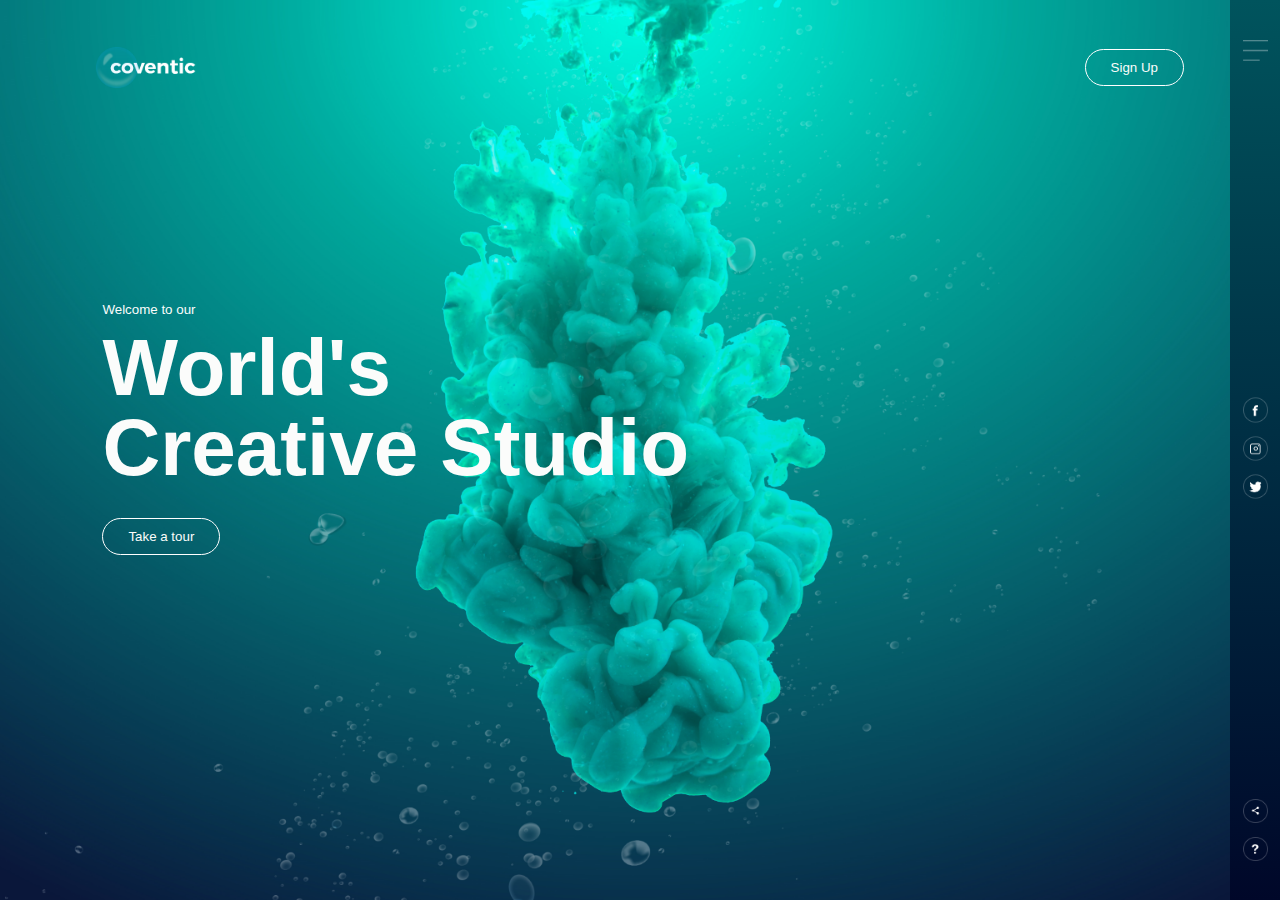
<file: Bubbles/index.html>
<!DOCTYPE html>
<html lang="en">
<head>
    <meta charset="UTF-8">
    <meta name="viewport" content="width=device-width, initial-scale=1.0">
    <title>Bubbles</title>
    <link rel="stylesheet" href="style.css">
    <link rel="shortcut icon" href="./images/bubble.png" type="image/x-icon">
</head>
<body>
    <div class="hero">

        <div class="navbar">
            <img src="./images/logo.png" class="logo">
            <button type="button">Sign Up</button>
        </div>

        <div class="content">
            <small>Welcome to our</small>
            <h1>World's <br>Creative Studio</h1>
            <button type="button">Take a tour</button>
        </div>

        <div class="side-bar">
            <img src="./images/menu.png" class="menu">

            <div class="social-links">
                <img src="./images/fb.png" alt="img">
                <img src="./images/ig.png" alt="img">
                <img src="./images/tw.png" alt="img">
            </div>

            <div class="useful-links">
                <img src="./images/share.png">
                <img src="./images/info.png">
            </div>

        </div>
    
        <div class="bubbles">
            <img src="./images/bubble.png" alt="">
            <img src="./images/bubble.png" alt="">
            <img src="./images/bubble.png" alt="">
            <img src="./images/bubble.png" alt="">
            <img src="./images/bubble.png" alt="">
            <img src="./images/bubble.png" alt="">
            <img src="./images/bubble.png" alt="">
        </div>

    </div>
</body>
</html>
</file>
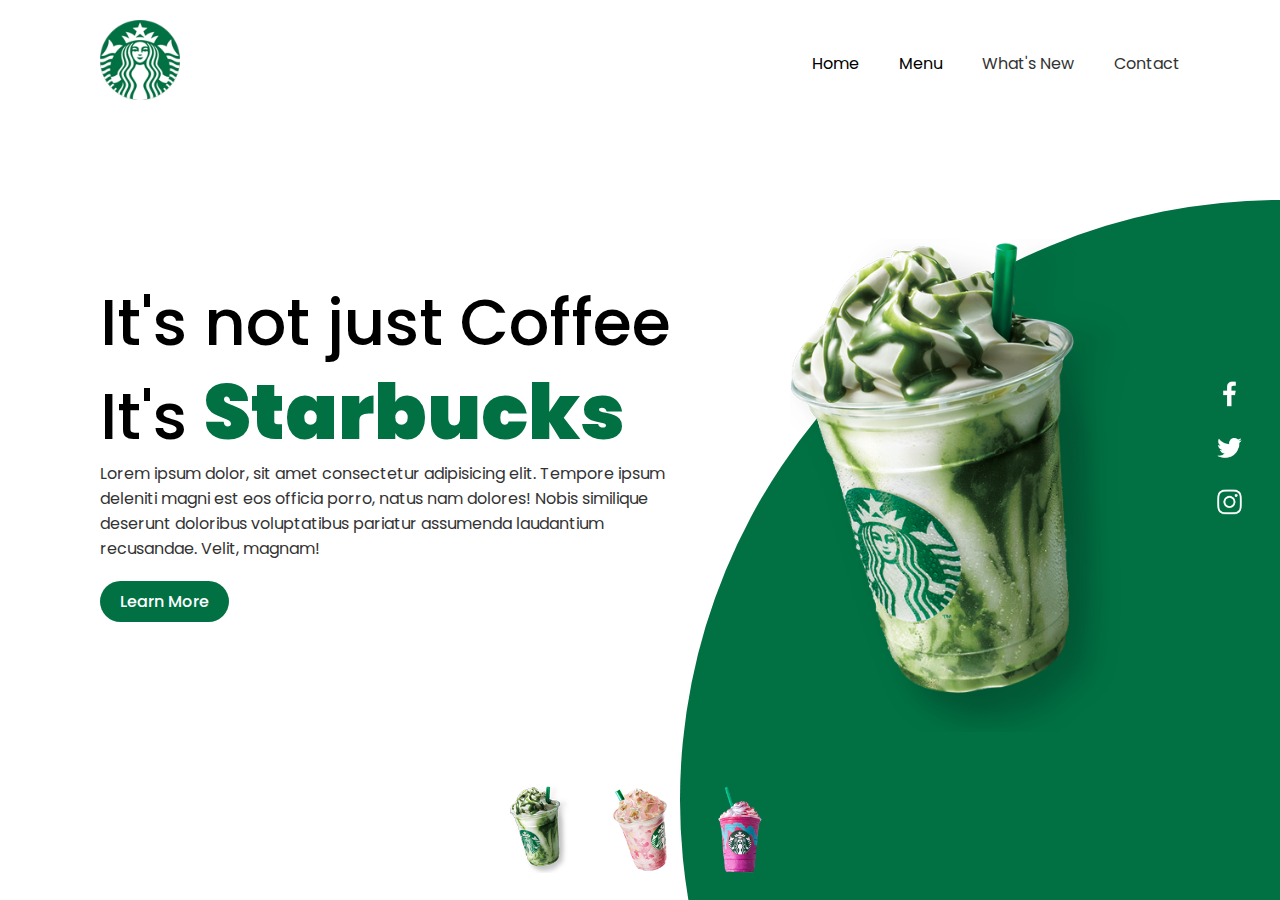
<file: Coffee Starbucks/index.html>
<!DOCTYPE html>
<html lang="en">
  <head>
    <meta charset="UTF-8" />
    <meta name="viewport" content="width=device-width, initial-scale=1.0" />
    <title>Starbucks</title>
    <link rel="stylesheet" href="style.css" />
    <link rel="shortcut icon" href="./images/logo.png" type="image/x-icon">
  </head>
  <body>
    <section>
      <div class="circle"></div>
      <header>
        <a href="#"><img src="./images/logo.png" class="logo" alt="logo" /></a>
        <ul>
          <li><a href="#"></a>Home</li>
          <li><a href="#"></a>Menu</li>
          <li><a href="#">What's New</a></li>
          <li><a href="#">Contact</a></li>
        </ul>
      </header>

      <div class="content">
        <div class="textBox">
          <h2>
            It's not just Coffee<br />
            It's <span class="span-head">Starbucks</span>
          </h2>
          <p>
            Lorem ipsum dolor, sit amet consectetur adipisicing elit. Tempore
            ipsum deleniti magni est eos officia porro, natus nam dolores! Nobis
            similique deserunt doloribus voluptatibus pariatur assumenda
            laudantium recusandae. Velit, magnam!
          </p>
          <a class="learn-more-btn" href="#">Learn More</a>
        </div>
          <div class="imgBox">
            <img src="./images/img1.png" class="starbucks" />
          </div>
      </div>

      <ul class="thumb">
        <li><img src="./images/thumb1.png" onclick="imageSlider('./images/img1.png');changeCirlceColor('#017143')"></li>
        <li><img src="./images/thumb2.png" onclick="imageSlider('./images/img2.png');changeCirlceColor('#eb7495')"></li>
        <li><img src="./images/thumb3.png" onclick="imageSlider('./images/img3.png');changeCirlceColor('#d752b1')"></li>
      </ul>

      <ul class="sci">
        <li><a href="#"><img src="./images/facebook.png"></a></li>
        <li><a href="#"><img src="./images/twitter.png"></a></li>
        <li><a href="#"><img src="./images/instagram.png"></a></li>
      </ul>
    </section>

    <script type="text/javascript">
      function imageSlider(anything) {
        document.querySelector('.starbucks').src = anything;
      }

      function changeCirlceColor(color){
        const circle=document.querySelector('.circle');
        circle.style.background=color

        const learnMoreBtn=document.querySelector('.learn-more-btn')
        learnMoreBtn.style.background=color;
        
        const spanHeading=document.querySelector('.span-head')
        spanHeading.style.color=color;
      }
    </script>
  </body>
</html>
</file>
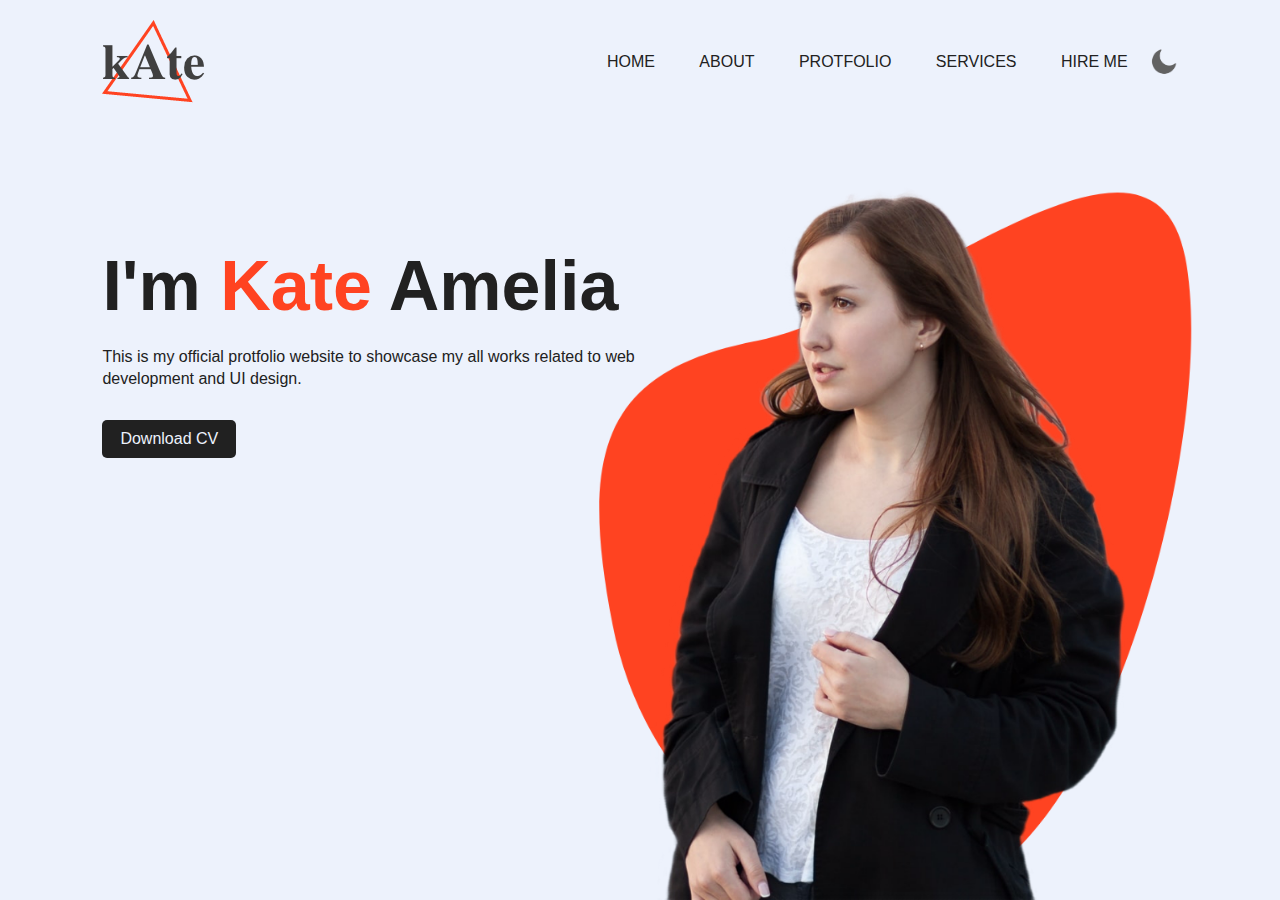
<file: Dark & Light Mode/index.html>
<!DOCTYPE html>
<html lang="en">
<head>
    <meta charset="UTF-8">
    <meta name="viewport" content="width=device-width, initial-scale=1.0">
    <title>Dark & Light Mode</title>
    <link rel="stylesheet" href="style.css">
    <link rel="shortcut icon" href="./images/pattern.png" type="image/x-icon">
    <link rel="stylesheet" href="https://cdnjs.cloudflare.com/ajax/libs/font-awesome/6.6.0/css/all.min.css" integrity="sha512-Kc323vGBEqzTmouAECnVceyQqyqdsSiqLQISBL29aUW4U/M7pSPA/gEUZQqv1cwx4OnYxTxve5UMg5GT6L4JJg==" crossorigin="anonymous" referrerpolicy="no-referrer" />
</head>
<body>
    <div class="hero">
        <nav>
            <img src="./images/logo.png" alt="">
            <ul>
                <li><a href="">HOME</a></li>
                <li><a href="">ABOUT</a></li>
                <li><a href="">PROTFOLIO</a></li>
                <li><a href="">SERVICES</a></li>
                <li><a href="">HIRE ME</a></li>
            </ul>
            <img src="./images/moon.png" id="icon">
        </nav>

        <div class="info">
            <h1>I'm <span>Kate</span> Amelia</h1>
            <p>This is my official protfolio website to showcase my all works related to web <br>
                development and UI design.</p>
            <a href="">Download CV</a>
        </div>

        <div class="img-box">
            <img src="./images/pattern.png" class="back-img">
            <img src="./images/girl.png" class="main-img">
        </div>

        <div class="social-links">
            <a href=""><i class="fa-brands fa-linkedin-in"></i></a>
            <a href=""><i class="fa-brands fa-behance"></i></a>
            <a href=""><i class="fa-brands fa-dribbble"></i></a>
        </div>

    </div>
    



    <script src="script.js"></script>
</body>
</html>
</file>
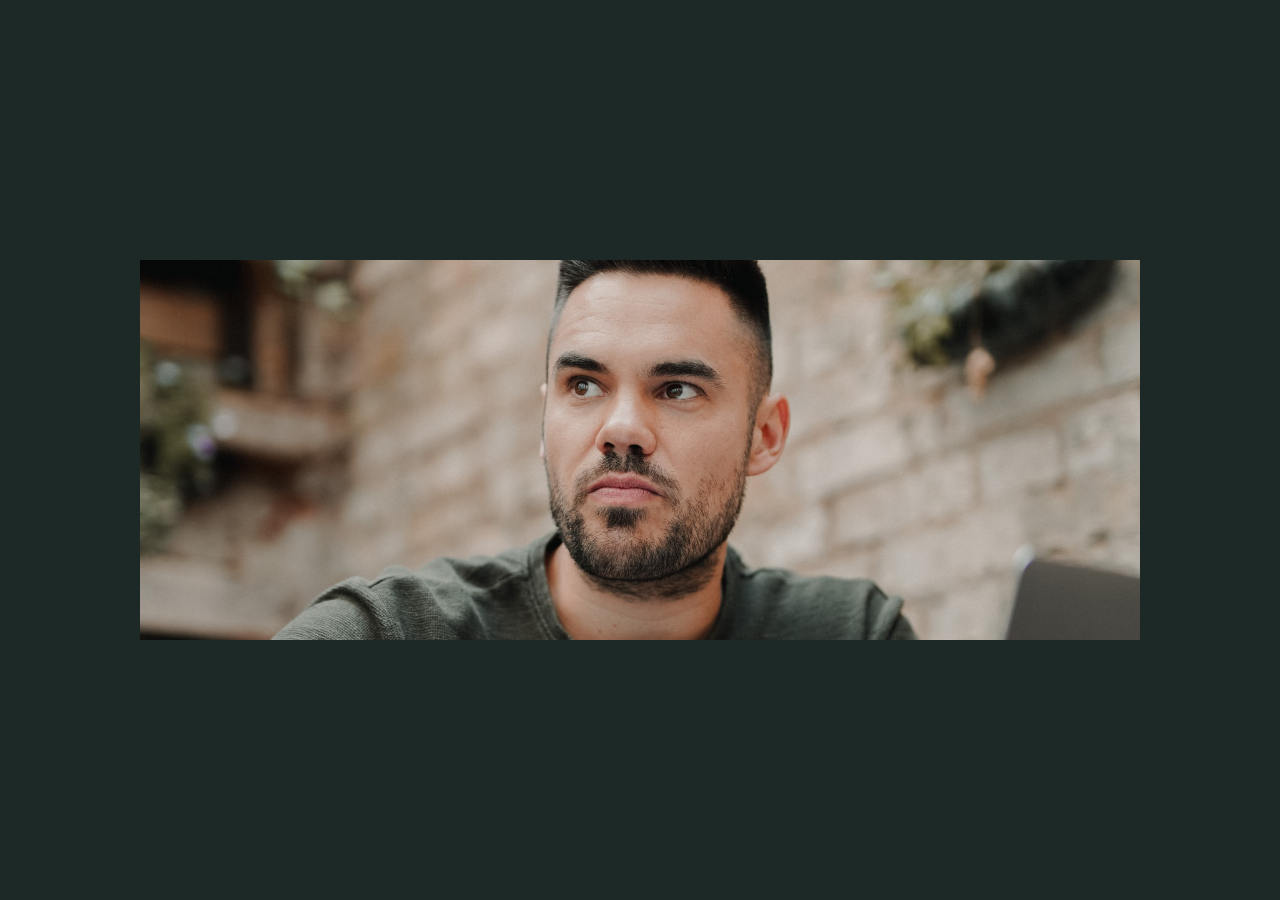
<file: Green Protfolio/index.html>
<!DOCTYPE html>
<html lang="en">

<head>
  <meta charset="UTF-8">
  <meta http-equiv="X-UA-Compatible" content="IE=edge">
  <meta name="viewport" content="width=device-width, initial-scale=1.0">
  <title>Website Animation</title>
  <!-- Icons Library -->
  <link href='https://unpkg.com/boxicons@2.1.1/css/boxicons.min.css' rel='stylesheet'>
  <link rel="stylesheet" href="style.css">
</head>

<body>

    <div class="cursor cursor-circle"></div>
    <div class="cursor cursor-point"></div>

    <main>

    <nav class="hide">
        <img src="./signature.png" class="signature getHover">

        <ul>
            <li class="nav-link getHover">
                <a href="#">Work<i class='bx bxs-chevron-down'></i></a>
            </li>
            <li class="nav-link getHover">
                <a href="#">About</a>
            </li>
            <li class="nav-link getHover">
                <a href="#">Contact</a>
            </li>
        </ul>
    </nav>

    <div class="image-wrap getHover"></div>

    <h1 class="big-name getHover">Perry <br> Kashton</h1>

    <span class="scroll hide">Scroll Down</span>
    <span class="line hide"></span>
    
    <div class="bottom-section hide">
        <p>
            <i class='bx bx-map'></i> Located in England
        </p>
        <ul class="social-media">
            <li><a href="#" class="getHover"><i class='bx bxl-instagram'></i></a></li>
            <li><a href="#" class="getHover"><i class='bx bxl-linkedin'></i></a></li>
            <li><a href="#" class="getHover"><i class='bx bxl-twitter'></i></a></li>
        </ul>
    </div>

    </main>

  <!-- Javascript Files -->
  <script src="https://cdnjs.cloudflare.com/ajax/libs/gsap/3.9.1/gsap.min.js"></script>
  <script src="app.js"></script>
</body>

</html>
</file>
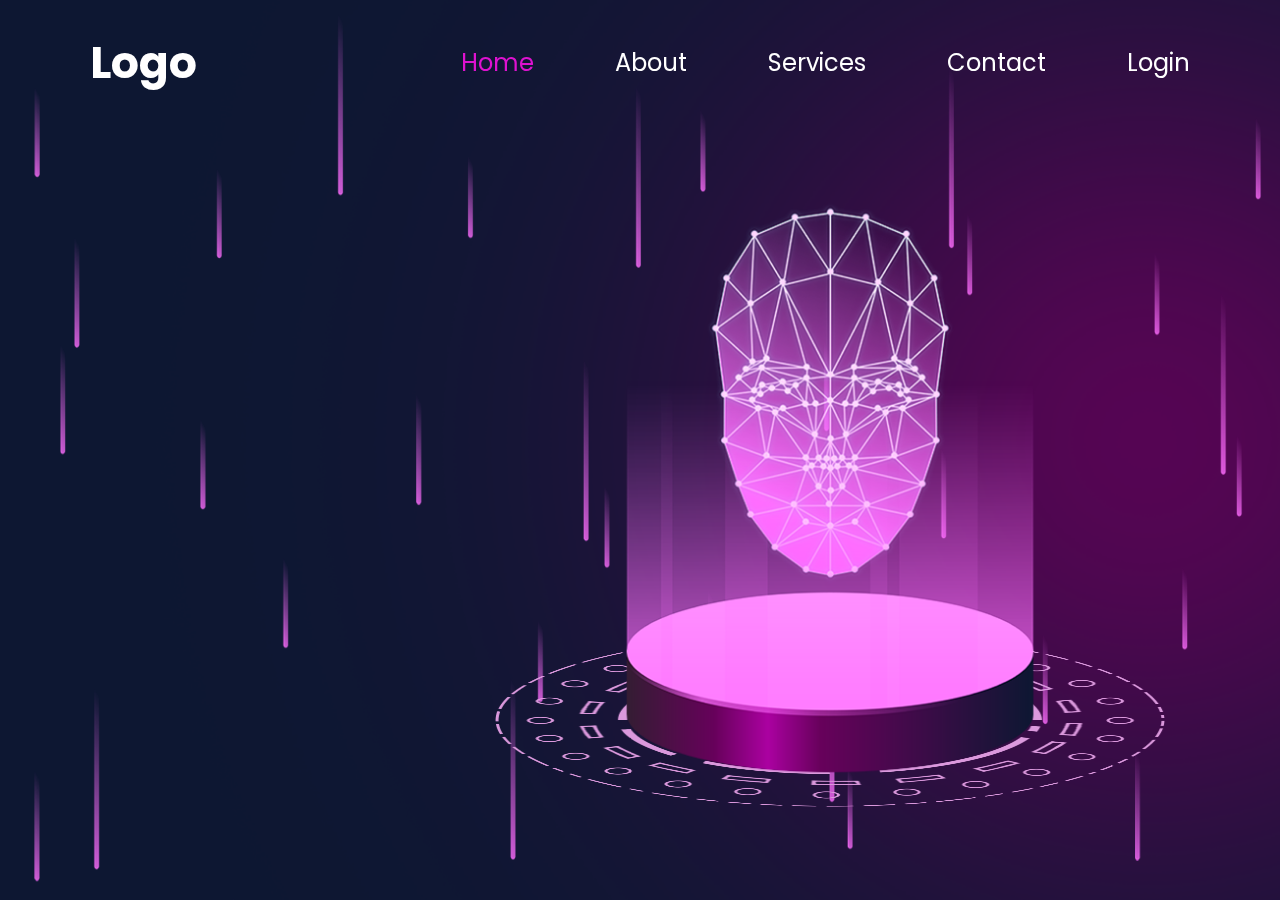
<file: Animated Landing Page/html/index.html>
<!DOCTYPE html>
<html lang="en">
<head>
    <meta charset="UTF-8">
    <meta name="viewport" content="width=device-width, initial-scale=1.0">
    <title>Document</title>
    <link rel="stylesheet" href="../css/style.css">
</head>
<body>
    <header>
        <h1>Logo</h1> 
        <nav>
            <a class="active" href="#">Home</a>
            <a href="#">About</a>
            <a href="#">Services</a>
            <a href="../html/contact.html">Contact</a>
            <a href="#">Login</a>
        </nav>
    </header>
    <section class="Home">
        <div class="text_box">
            <h1>BioVision</h1>
            <h1>Shaping BioTech.</h1>
            <p>Lorem ipsum dolor sit amet consectetur adipisicing elit. Id cum sit vitae inventore perspiciatis voluptas suscipit beatae culpa reiciendis commodi?</p>
            <span class="btn_box">
                <button type="button" class="btn">Start Now</button>
                <button type="button" class="btn">Contact Us</button>
            </span>
        </div>
        <img src="../images/rotating-img.png" class="rotating_img">
        <img src="../images/face.png" class="face_img">
        <img src="../images/platform.png" class="platform_img">
    </section>
    <script src="../js/script.js"></script>
</body>
</html>
</file>
<file: Bubbles/style.css>
*{
    margin: 0;
    padding: 0;
    font-family: sans-serif;
}

.hero{
    width: 100%;
    height: 100vh;
    background-image: url(./images/background.png);
    background-size: cover;
    background-position: center;
    position: relative;
    overflow: hidden ;
}

.logo{
    width: 100px;
    cursor: pointer;
}

.navbar{
    width: 85%;
    height: 15%;
    margin: auto;
    display: flex;
    align-items: center;
    justify-content: space-between;
}

button{
    color: #fbfcfb;
    padding: 10px 25px;
    background: transparent;
    border: 1px solid #fff;
    border-radius: 20px;
    outline: none;
    cursor: pointer;
}

.content {
    color: #fbfcfb;
    position: absolute;
    top: 50%;
    left: 8%;
    transform: translateY(-150px); /* Start 150px upwards initially */
    z-index: 2;
    animation: content 1s ease forwards;
}

h1{
    font-size: 80px;
    margin: 10px 0 30px;
    line-height: 80px;
}
.side-bar{
    width: 50px;
    height: 100vh;
    background: linear-gradient(#00545d,#000729);
    position: absolute;
    right: 0;
    top: 0;
}

.menu{
    display: block;
    width: 25px;
    margin: 40px auto 0;
    cursor: pointer;
}

.social-links img, .useful-links img{
    width: 25px;
    margin: 5px auto;
    cursor: pointer;
}

.social-links{
    width: 50px;
    text-align: center;
    position: absolute;
    top: 50%;
    transform: translateY(-50%);
}
.useful-links{
    width: 50px;
    text-align: center;
    position: absolute;
    bottom: 30px;
}

.bubbles img{
    width: 50px;
    animation: bubble 7s linear infinite;
}

.bubbles{
    width: 100%;
    display: flex;
    align-items: center;
    justify-content: space-around;
    position: absolute;
    bottom: -70px;
}

@keyframes bubble {
    0%{
        transform: translateY(0);
        opacity: 0;        
    }
    50%{
        opacity: 1
        ;
    }
    70%{
        opacity: 1;
    }
    100%{
        transform: translateY(-80vh);
        opacity: 0;
    }
}

.bubbles img:nth-child(1){
    animation-delay: 2s;
    width: 25px;
}
.bubbles img:nth-child(2){
    animation-delay: 1s;
    width: 60px;
}
.bubbles img:nth-child(3){
    animation-delay: 3s;
    width: 25px;
}
.bubbles img:nth-child(4){
    animation-delay: 4.5s;
}
.bubbles img:nth-child(5){
    animation-delay: 9s;
    width: 30px;
}
.bubbles img:nth-child(6){
    animation-delay: 6s;
    width: 20px;
}
.bubbles img:nth-child(7){
    animation-delay: 7s;
    width: 35px;
}

@keyframes content {
    0% {
        opacity: 0;
        transform: translateY(-150px); /* Start 150px upwards */
    }
    100% {
        opacity: 1;
        transform: translateY(-100px); /* End 50px upwards */
    }
}
</file>
<file: Coffee Starbucks/style.css>
@import url('https://fonts.googleapis.com/css2?family=Poppins:wght@100;200;300;400;500;600;700;800;900&display=swap');

* {
    margin: 0;
    padding: 0;
    box-sizing: border-box;
    font-family: "Poppins", sans-serif;
}

body {
    height: 100vh;
    width: 100vw;
    overflow: hidden;
}

section {
    position: relative;
    width: 100%;
    height: 100vh;
    padding: 100px;
    display: flex;
    justify-content: space-between;
    align-items: center;
    background-color: white;
    overflow: hidden;
}

header {
    position: absolute;
    top: 0;
    left: 0;
    width: 100%;
    padding: 20px 100px;
    display: flex;
    justify-content: space-between;
    align-items: center;
}

header .logo {
    position: relative;
    max-width: 80px;
}

header ul {
    position: relative;
    display: flex;
}

header ul li {
    list-style: none;
}

header ul li a {
    display: inline-block;
    color: #333;
    font-weight: 400;
    margin-left: 40px;
    text-decoration: none;
}

.content {
    position: relative;
    width: 100%;
    display: flex;
    justify-content: space-between;
    align-items: center;
}

.content .textBox {
    position: relative;
    max-width: 600px;
}

.content .textBox h2 {
    color: black;
    font-size: 4em;
    line-height: 1.4em;
    font-weight: 500;
}

.content .textBox h2 span {
    color: #017143;
    font-size: 1.2em;
    font-weight: 900;
}

.content .textBox p {
    color: #333;
}

.content .textBox a {
    display: inline-block;
    margin-top: 20px;
    padding: 8px 20px;
    background: #017143;
    color: white;
    font-weight: 500;
    border-radius: 40px;
    text-decoration: none;
}

.content .imgBox {
    width: 600px;
    display: flex;
    justify-content: flex-end;
    padding-right: 50px;
    margin-top: 50px;
}

.content .imgBox img {
    max-width: 340px;
}

.thumb {
    position: absolute;
    left: 50%;
    bottom: 20px;
    transform: translateX(-50%);
    display: flex;
}

.thumb li {
    list-style: none;
    display: inline-block;
    margin: 0 20px;
    cursor: pointer;
    transition: 0.5s;
}

.thumb li:hover {
    transform: translateY(-15px);
}

.thumb li img {
    max-width: 60px;
}

.sci {
    position: absolute;
    top: 50%;
    right: 30px;
    transform: translateY(-50%);
    display: flex;
    justify-content: center;
    align-items: center;
    flex-direction: column;
}

.sci li {
    list-style: none;
}

.sci li a {
    display: inline-block;
    margin: 5px 0;
    transform: scale(0.6);
    filter: invert(1);
}

.circle {
    position: absolute;
    top: 0;
    left: 0;
    width: 100%;
    height: 100%;
    background: #017143;
    clip-path: circle(600px at right 800px);
}

.starbucks{
    transform: translateY(10px);
    animation: cup 8s ease-in-out infinite;
}

@keyframes cup {
    0%,100%{
        transform: translateY(10px);
    }
    50%{
        transform: translateY(-70px);
    }
}
</file>
<file: Dark & Light Mode/style.css>
*{
    margin: 0;
    padding: 0;
}

:root{
    --primary-color:#edf2fc;
    --secondary-color:#212121;
}

.dark-theme{
    --primary-color:#000106;
    --secondary-color:#fff;
}

#icon{
    width: 30px;
    cursor: pointer;
}

nav ul{
    flex: 1;
    text-align: right;
}

.hero{
    height: 100vh;
    width: 100%;
    background: var(--primary-color);
    font-family: sans-serif;
    position: relative;
}

nav{
    width: 84%;
    margin: auto;
    padding: 20px 0;
    display: flex;
    align-items: center;
    justify-content: space-between;
}

.logo{
    width: 100px;
    cursor: pointer;
}

nav ul li{
    display: inline-block;
    list-style: none;
    margin: 10px 20px;
}

nav ul li a{
    text-decoration: none;
    color: var(--secondary-color);
    transition: 0.2s;
}

nav ul li a:hover{
    color: #ff4321;
}

.info{
    margin-left: 8%;
    margin-top: 15%;
    transform: translateY(-70px);
}

.info h1{
    font-size: 70px;
    color: var(--secondary-color);
    margin-bottom: 20px;
}

span{
    color: #ff4321;
}

.info p{
    color: var(--secondary-color);
    line-height: 22px;
}

.info a{
    background-color: var(--secondary-color);
    padding: 10px 18px;
    text-decoration: none;
    color: var(--primary-color);
    display: inline-block;
    margin: 30px 0;
    border-radius: 5px;
    transition: 0.2s;
}

.info a:hover{
    background-color: #ff4321;
    color: black;
}

.img-box{
    width: 45%;
    height: 80%;
    position: absolute;
    bottom: 0;
    right: 100px;
}

.img-box img{
    height: 100%;
    position: absolute;
    left: 50%;
    bottom: 0;
    transform: translateX(-50%);
    transition: 1s;
}

.img-box:hover .back-img{
    bottom: 40px;
}

.img-box:hover .main-img{
    left: 54%;
}

.social-links{
    margin-left: 8%;
    margin-top: 100px;
}

.social-links a{
    font-size: 30px;
    color: var(--secondary-color);
    margin-right: 20px;
    transition: 0.3s;
}

.social-links a:hover{
    color: #ff4321;
}
</file>
<file: Green Protfolio/style.css>
@import url("https://fonts.googleapis.com/css2?family=Poppins:wght@100;200;300;400;500;600;700;800&display=swap");

/*
  Dark Green Color : #1d2927
  Orange Color : #f3c892
*/

*{
    margin: 0;
    padding: 0;
    box-sizing: border-box;
    cursor: none;
}

::selection{
    background-color: rgba(0,0,0,0.8);
}

body{
    font-family: "Poppins",sans-serif;
}

a{
    text-decoration: none;
}

ul{
    list-style: none;
}

main{
    position: relative;
    background-color: #1d2927;
    width: 100%;
    min-height: 750px;
    height: 100vh;
    overflow: hidden;
    padding: 1.5rem 3rem;
    display: flex; 
    flex-direction: column;
    justify-content: space-between;
    align-items: center;
}

.signature{
    width: 100px;
    grid-column-start: 2;
}

nav{
    display: grid;
    grid-template-columns: 1fr auto 1fr;
    align-items: center;
    justify-items: center;
    width: 100%;
}

nav ul{
    display: flex;
}

.nav-link a{
    display: inline-block;
    padding: 1rem 2rem;
    color: #e7e2db;
    font-weight: 200;
    letter-spacing: 1px;
    transition: 0.3s;
}

.nav-link a i{
    transform: translateY(2px);
    margin-left: 0.2rem;
    font-size: 1.1rem;
}

.nav-link a:hover{
    color: #f3c892;
}

.image-wrap{
    position: absolute;
    width: 85%;
    max-width: 1000px;
    height: 0px;
    bottom: 50%;
    left: 50%;
    transform: translateX(-50%) translateY(50%);
    background-color: black;
    background-image: url(./face.png);
    background-size: 150%;
    background-position: 50% 50%;
    background-repeat: no-repeat;
}

.big-name{
    position: relative;
    z-index: 1;
    color: #f3f0eb;
    font-size: 7.5rem;
    font-weight: 500;
    text-align: center;
    line-height: 1;
    width: fit-content;
}

.bottom-section{
    display: flex;
    justify-content: space-between;
    align-items: center;
    width: 100%;
}

.bottom-section p{
    color: #777;
    font-weight: 300;
    display: flex;
    align-items: center;
}

.bottom-section p i{
    color: #f3c892;
    font-size: 1.2rem;
    margin-right: 1rem;
}

.social-media{
    display: flex;
}

.social-media a{
    margin-left: 0.8rem;
    font-size: 1.2rem;
    color: #777;
    transform: 0.3s;
}

.social-media a:hover{
    color: #f3c892;
}

.scroll{
    position: absolute;
    color: #f3c892;
    font-weight: 300;
    left: 50%;
    transform: translateX(-50%);
    bottom: 100px;
    height: 50px;
}

.line{
    position: absolute;
    width: 1px;
    height: 100px;
    left: 50%;
    transform: translateX(-50%);
    bottom: 0;
    background-image: linear-gradient(to top,rgb(157,167,165),rgb(121,124,124));
}

.cursor-circle{
    position: fixed;
    top: 0px;
    left: 0px;
    width: 50px;
    height: 50px;
    border-radius: 50%;
    transform: translate(calc(-50%), calc(-50%));
    background-color: transparent;
    border: 0.1px solid rgba(186,196,191,0.5);
    z-index: 10;
    opacity: 0;
    transition-duration: 0.02s, 0.3s, 0.3s, 0.3s, 0.08s;
    transition-property: opacity, width, height, background-color, transform;
    pointer-events: none;
}

.cursor-point{
    position: fixed;
    top: 0px;
    left: 0px;
    width: 4px;
    height: 4px;
    border-radius: 50%;
    transform: translate(calc(-50%), calc(-50%));
    background-color: #bac4bf;
    z-index: 10;
    opacity: 0;
    transition: 0.2s opacity;
    pointer-events: none;
}

.cursor-circle.biggerCursor{
    width: 70px;
    height: 70px;
    background-color: rgba(105,105,105,0.4);
}
</file>
<file: Animated Landing Page/css/style.css>
@import url('https://fonts.googleapis.com/css2?family=Inter:wght@100..900&family=Poppins:ital,wght@0,100;0,200;0,300;0,400;0,500;0,600;0,700;0,800;0,900;1,100;1,200;1,300;1,400;1,500;1,600;1,700;1,800;1,900&family=Ribeye+Marrow&display=swap');

*{
    padding: 0;
    margin: 0;
    text-decoration: none;
    box-sizing: border-box;
    font-family: "Poppins" , sans-serif;
}

body{
    background-image: url(../images/background.png);
    background-size: cover;
}

header{
    position: fixed;
    top: 0;
    left: 0;
    width: 100%;
    display: flex;
    justify-content: space-between;
    align-items: center;
    padding: 30px 90px;
    color: white;
    font-size: 22px;
    z-index: 99;
    /* opacity: 0; */
    animation: to-bottom 1s ease forwards;
}

header nav a{
    margin-left: 75px;
    font-size: 24px;
    color: white;
    transition: .3s;
}

header nav .active,
header nav a:hover{
    color: #de12d0;
}

.Home{
    position: relative;
    min-height: 100vh;
    display: flex;
    justify-content: start;
    align-items: center;
    overflow: hidden;
    padding: 0 90px;
}

.text_box{
    width: 50%;
    z-index: 99;
}

.text_box h1{
    color: #de12d0;
    font-size: 82px;
    animation: to-right 1s ease forwards 1.3s;
}

.text_box h1:nth-child(2){
    color: white;
    font-size: 62px;
    animation-delay: 1.5s;
}

.text_box p{
    margin: 40px 0;
    font-size: 18px;
    width: 80%;
    color: #999999;
    animation: to-right 1s ease forwards 1.7s;
}

.btn_box{
    display: flex;
    gap: 17px;
}

.btn{
    position: relative;
    color: white;
    padding: 12px 30px;
    font-size: 22px;
    border: 2px solid #de12d0;
    background-color: transparent;
    border-radius: 5px;
    cursor: pointer;
    transition: .3s;
    animation: to-right 1s ease forwards 1.9s;
}

.btn:hover,
.btn:nth-child(2){
     color: black;
     background-color: #de12d0;
     box-shadow: 0 0 15px #de12d0;
}

.btn:nth-child(2):hover{
    color: white;
    background-color: transparent;
    box-shadow: none;
}

.Home img{
    position: absolute;
    height: 100%;
    pointer-events: none;
    right: 0;
}

.text_box *{
    opacity: 0;
}

.text_box span{
    opacity: 1;
}

/* Keyframes */
@keyframes to-bottom {
    0%{
        opacity: 0;
        transform: translateY(-50px);
    }
    100%{
        opacity: 1;
        transform: translateY(0);
    }
}
@keyframes to-right {
    0%{
        opacity: 0;
        transform: translateX(-50px);
    }
    100%{
        opacity: 1;
        transform: translateX(0);
    }
}

@keyframes rotate {
    0%{
        opacity: 1;
        transform: rotateX(75deg) rotate(0deg);
    }
    100%{
        opacity: 1;
        transform: rotateX(75deg) rotate(360deg);
    }
}

.rotating_img{
    transform: rotateX(75deg);
    bottom: -30%;
    animation: rotate 8s linear infinite;
}

@keyframes face {
    0%,100%{
        transform: translateY(10px);
    }
    50%{
        transform: translateY(-70px);
    }
}

.face_img{
    transform: translateY(10px);
    animation: face 8s ease-in-out infinite;
}

@keyframes home_bg {
    0%{
        background-position: 0 0;
    }
    100%{
        background-position: 0 var(--height);
    }
}

.Home{
    background-image: url(../images/light.png);
    background-size: 100% 100% ;
    background-position: 0 var(--height);
    animation: home_bg 3s linear infinite;
}
</file>
